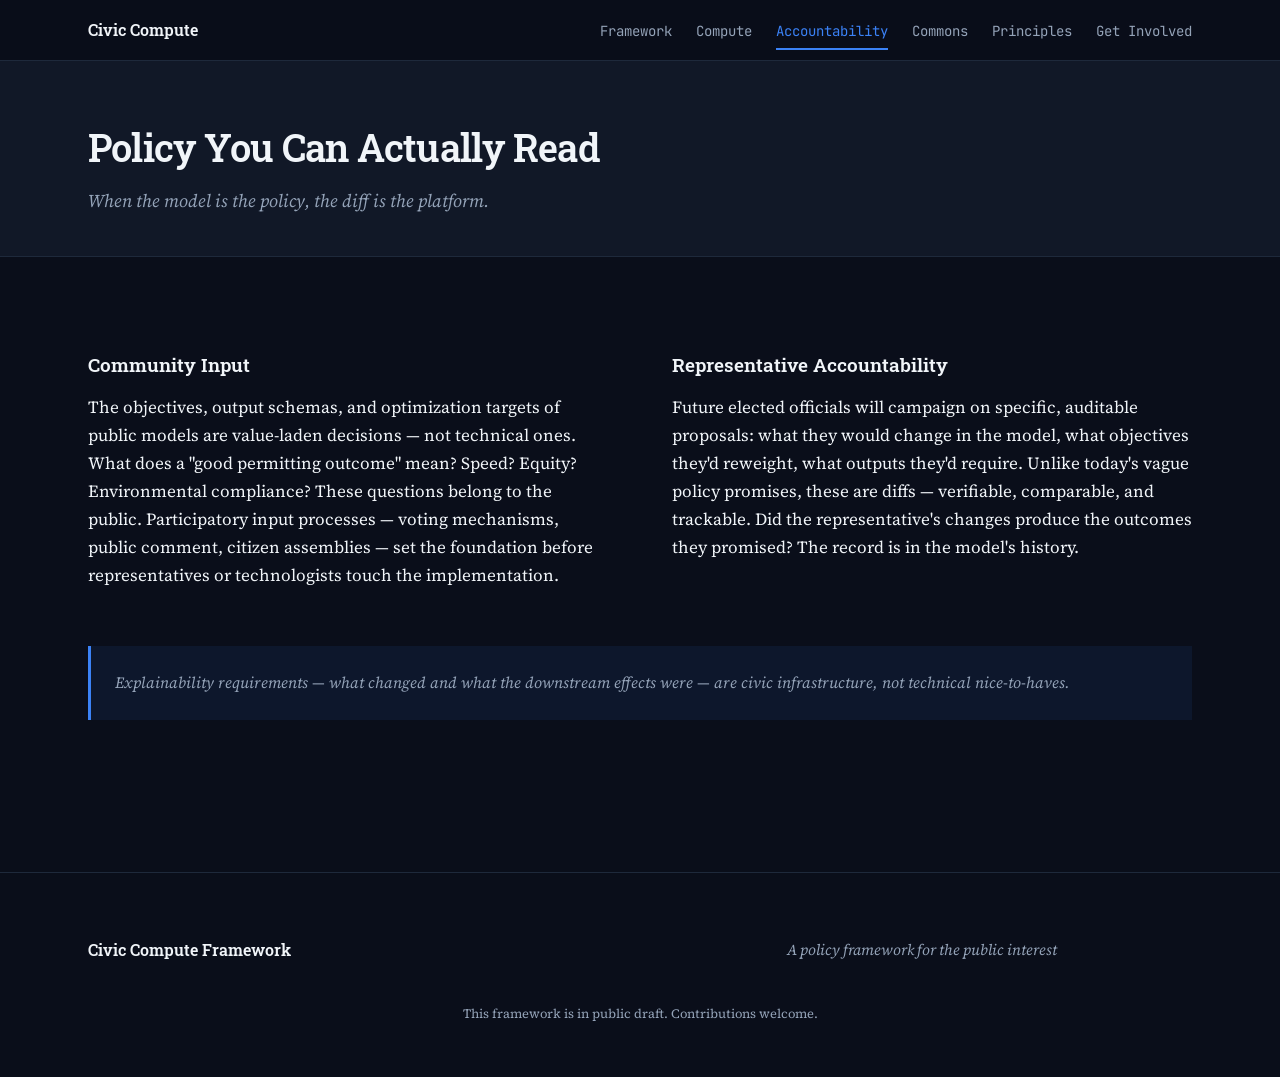
<file: accountability.html>
<!DOCTYPE html>
<html lang="en">
<head>
  <meta charset="UTF-8" />
  <meta name="viewport" content="width=device-width, initial-scale=1.0" />
  <title>Accountability — Civic Compute Framework</title>
  <meta name="description" content="Policy legibility, model diffs, and community input for public-sector AI." />
  <link rel="preconnect" href="https://fonts.googleapis.com" />
  <link rel="preconnect" href="https://fonts.gstatic.com" crossorigin />
  <link href="https://fonts.googleapis.com/css2?family=JetBrains+Mono:wght@400;500&family=Roboto+Slab:wght@500;600;700&family=Source+Serif+4:ital,opsz,wght@0,8..60,400;0,8..60,600;1,8..60,400&display=swap" rel="stylesheet" />
  <link rel="stylesheet" href="style.css" />
</head>
<body>
  <a class="skip-link" href="#main">Skip to content</a>

  <header class="site-header">
    <nav class="nav-inner" aria-label="Primary">
      <a class="nav-brand" href="index.html">Civic Compute</a>
      <ul class="nav-links">
        <li><a href="framework.html">Framework</a></li>
        <li><a href="compute.html">Compute</a></li>
        <li><a href="accountability.html" class="is-active" aria-current="page">Accountability</a></li>
        <li><a href="commons.html">Commons</a></li>
        <li><a href="principles.html">Principles</a></li>
        <li><a href="get-involved.html">Get Involved</a></li>
      </ul>
    </nav>
  </header>

  <main id="main">
    <header class="page-hero">
      <div class="container">
        <h1 id="accountability-heading" class="reveal">Policy You Can Actually Read</h1>
        <p class="page-lead reveal">When the model is the policy, the diff is the platform.</p>
      </div>
    </header>

    <section aria-labelledby="accountability-heading">
      <div class="container">
        <div class="two-col">
          <article class="reveal">
            <h2>Community Input</h2>
            <p>The objectives, output schemas, and optimization targets of public models are value-laden decisions — not technical ones. What does a "good permitting outcome" mean? Speed? Equity? Environmental compliance? These questions belong to the public. Participatory input processes — voting mechanisms, public comment, citizen assemblies — set the foundation before representatives or technologists touch the implementation.</p>
          </article>
          <article class="reveal">
            <h2>Representative Accountability</h2>
            <p>Future elected officials will campaign on specific, auditable proposals: what they would change in the model, what objectives they'd reweight, what outputs they'd require. Unlike today's vague policy promises, these are diffs — verifiable, comparable, and trackable. Did the representative's changes produce the outcomes they promised? The record is in the model's history.</p>
          </article>
        </div>
        <p class="inline-callout reveal"><em>Explainability requirements — what changed and what the downstream effects were — are civic infrastructure, not technical nice-to-haves.</em></p>
      </div>
    </section>
  </main>

  <footer class="site-footer">
    <div class="footer-grid">
      <p class="footer-title">Civic Compute Framework</p>
      <p class="footer-tagline">A policy framework for the public interest</p>
    </div>
    <p class="footer-print">This framework is in public draft. Contributions welcome.</p>
  </footer>

  <script src="main.js"></script>
</body>
</html>
</file>
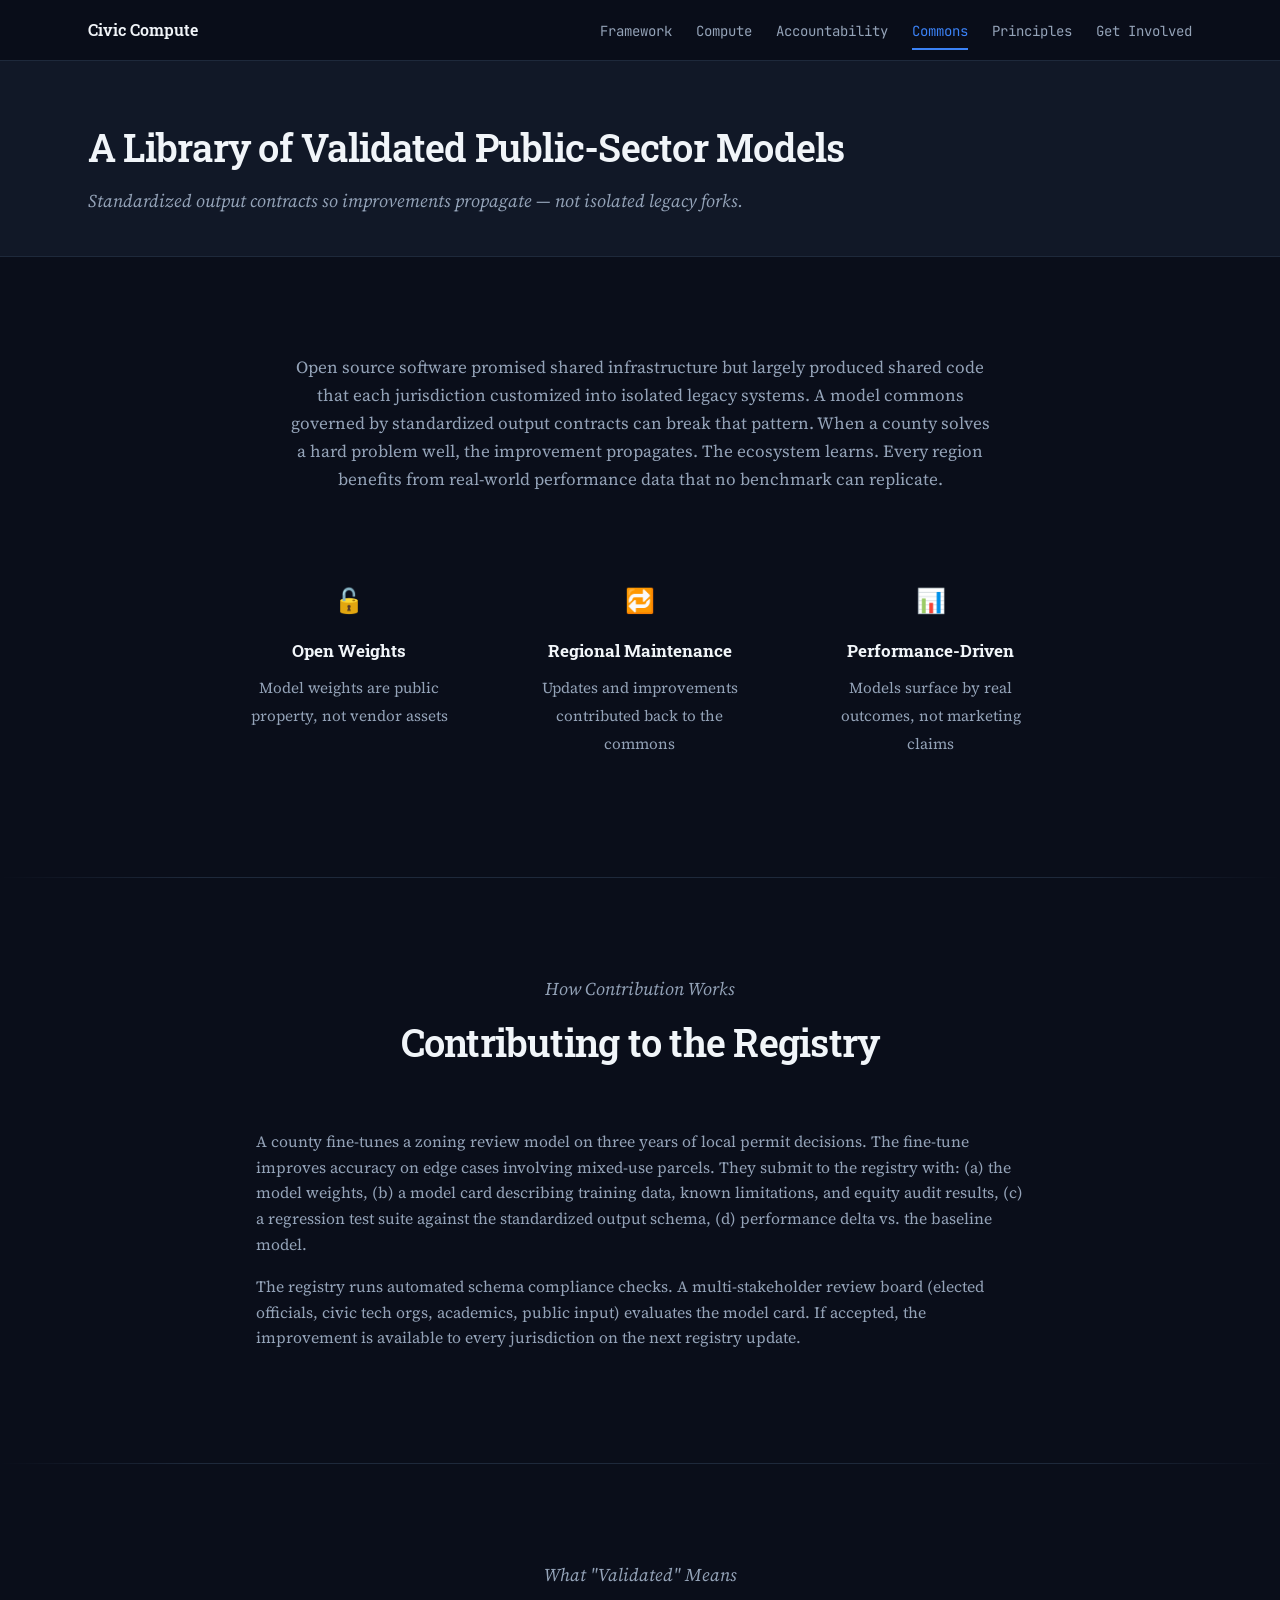
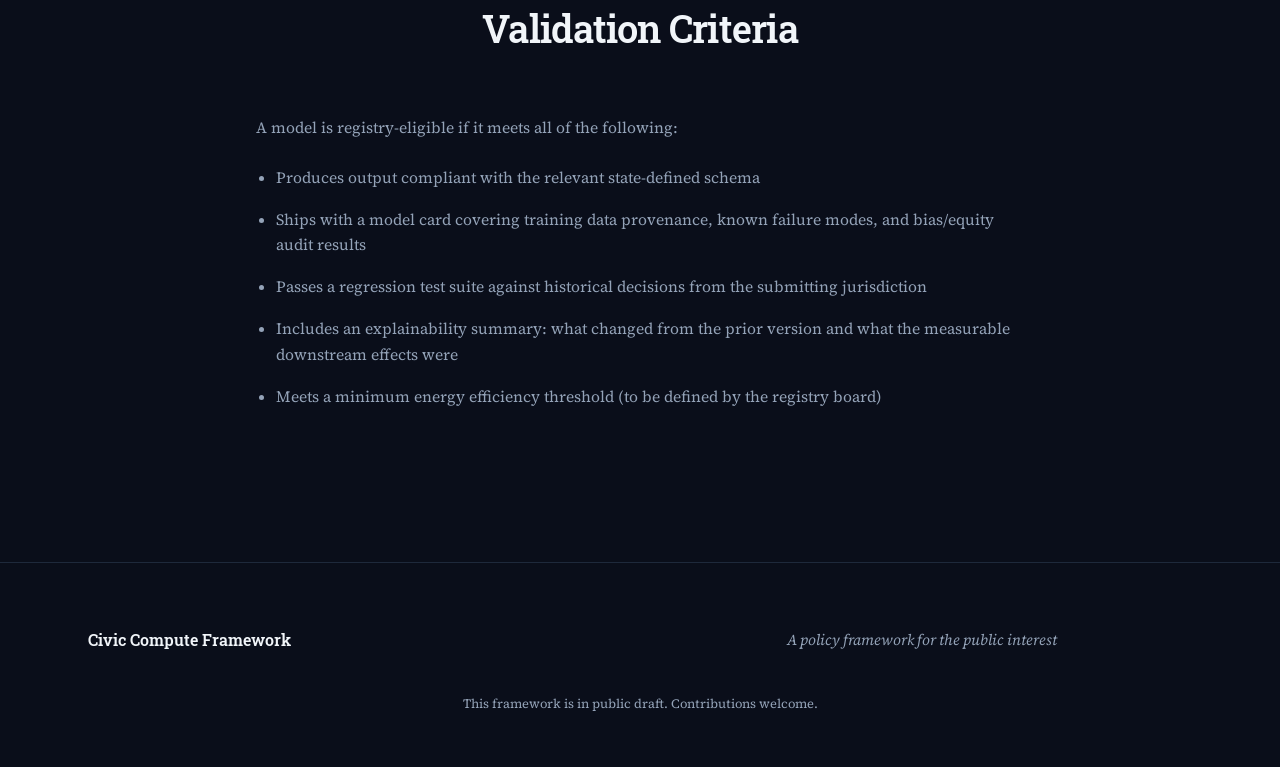
<file: commons.html>
<!DOCTYPE html>
<html lang="en">
<head>
  <meta charset="UTF-8" />
  <meta name="viewport" content="width=device-width, initial-scale=1.0" />
  <title>Commons — Civic Compute Framework</title>
  <meta name="description" content="A model commons with standardized outputs, open weights, and registry contribution mechanics." />
  <link rel="preconnect" href="https://fonts.googleapis.com" />
  <link rel="preconnect" href="https://fonts.gstatic.com" crossorigin />
  <link href="https://fonts.googleapis.com/css2?family=JetBrains+Mono:wght@400;500&family=Roboto+Slab:wght@500;600;700&family=Source+Serif+4:ital,opsz,wght@0,8..60,400;0,8..60,600;1,8..60,400&display=swap" rel="stylesheet" />
  <link rel="stylesheet" href="style.css" />
</head>
<body>
  <a class="skip-link" href="#main">Skip to content</a>

  <header class="site-header">
    <nav class="nav-inner" aria-label="Primary">
      <a class="nav-brand" href="index.html">Civic Compute</a>
      <ul class="nav-links">
        <li><a href="framework.html">Framework</a></li>
        <li><a href="compute.html">Compute</a></li>
        <li><a href="accountability.html">Accountability</a></li>
        <li><a href="commons.html" class="is-active" aria-current="page">Commons</a></li>
        <li><a href="principles.html">Principles</a></li>
        <li><a href="get-involved.html">Get Involved</a></li>
      </ul>
    </nav>
  </header>

  <main id="main">
    <header class="page-hero">
      <div class="container">
        <h1 id="commons-heading" class="reveal">A Library of Validated Public-Sector Models</h1>
        <p class="page-lead reveal">Standardized output contracts so improvements propagate — not isolated legacy forks.</p>
      </div>
    </header>

    <section aria-labelledby="commons-heading">
      <div class="container">
        <p class="commons-body reveal">Open source software promised shared infrastructure but largely produced shared code that each jurisdiction customized into isolated legacy systems. A model commons governed by standardized output contracts can break that pattern. When a county solves a hard problem well, the improvement propagates. The ecosystem learns. Every region benefits from real-world performance data that no benchmark can replicate.</p>
        <div class="feature-row">
          <div class="feature-item reveal">
            <span class="emoji" aria-hidden="true">🔓</span>
            <strong>Open Weights</strong>
            <span>Model weights are public property, not vendor assets</span>
          </div>
          <div class="feature-item reveal">
            <span class="emoji" aria-hidden="true">🔁</span>
            <strong>Regional Maintenance</strong>
            <span>Updates and improvements contributed back to the commons</span>
          </div>
          <div class="feature-item reveal">
            <span class="emoji" aria-hidden="true">📊</span>
            <strong>Performance-Driven</strong>
            <span>Models surface by real outcomes, not marketing claims</span>
          </div>
        </div>
      </div>
    </section>

    <hr class="section-rule" />

    <section aria-labelledby="contribution-heading">
      <div class="container">
        <header class="section-header reveal">
          <p class="subhead">How Contribution Works</p>
          <h2 id="contribution-heading">Contributing to the Registry</h2>
        </header>
        <div class="commons-extra reveal">
          <p>A county fine-tunes a zoning review model on three years of local permit decisions. The fine-tune improves accuracy on edge cases involving mixed-use parcels. They submit to the registry with: (a) the model weights, (b) a model card describing training data, known limitations, and equity audit results, (c) a regression test suite against the standardized output schema, (d) performance delta vs. the baseline model.</p>
          <p>The registry runs automated schema compliance checks. A multi-stakeholder review board (elected officials, civic tech orgs, academics, public input) evaluates the model card. If accepted, the improvement is available to every jurisdiction on the next registry update.</p>
        </div>
      </div>
    </section>

    <hr class="section-rule" />

    <section aria-labelledby="validation-heading">
      <div class="container">
        <header class="section-header reveal">
          <p class="subhead">What "Validated" Means</p>
          <h2 id="validation-heading">Validation Criteria</h2>
        </header>
        <div class="commons-extra reveal">
          <p>A model is registry-eligible if it meets all of the following:</p>
          <ul class="validation-list">
            <li>Produces output compliant with the relevant state-defined schema</li>
            <li>Ships with a model card covering training data provenance, known failure modes, and bias/equity audit results</li>
            <li>Passes a regression test suite against historical decisions from the submitting jurisdiction</li>
            <li>Includes an explainability summary: what changed from the prior version and what the measurable downstream effects were</li>
            <li>Meets a minimum energy efficiency threshold (to be defined by the registry board)</li>
          </ul>
        </div>
      </div>
    </section>
  </main>

  <footer class="site-footer">
    <div class="footer-grid">
      <p class="footer-title">Civic Compute Framework</p>
      <p class="footer-tagline">A policy framework for the public interest</p>
    </div>
    <p class="footer-print">This framework is in public draft. Contributions welcome.</p>
  </footer>

  <script src="main.js"></script>
</body>
</html>
</file>
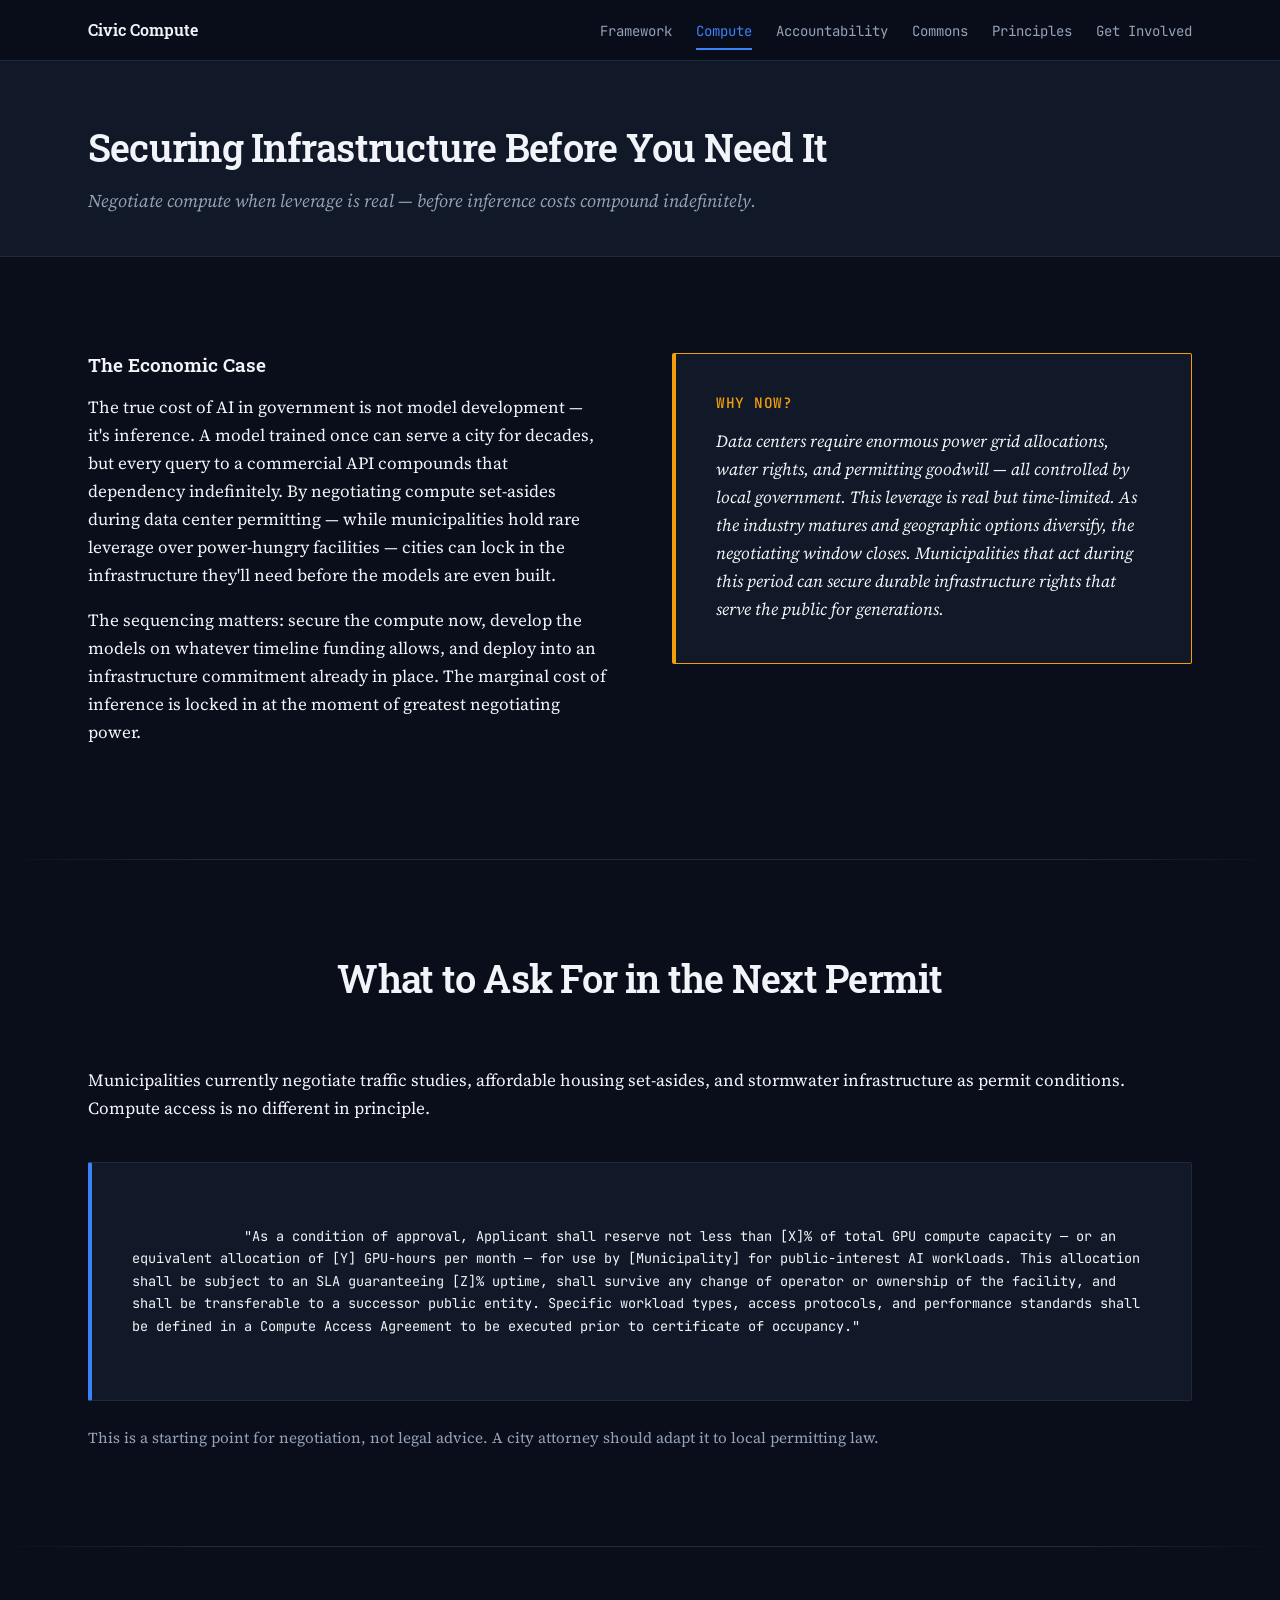
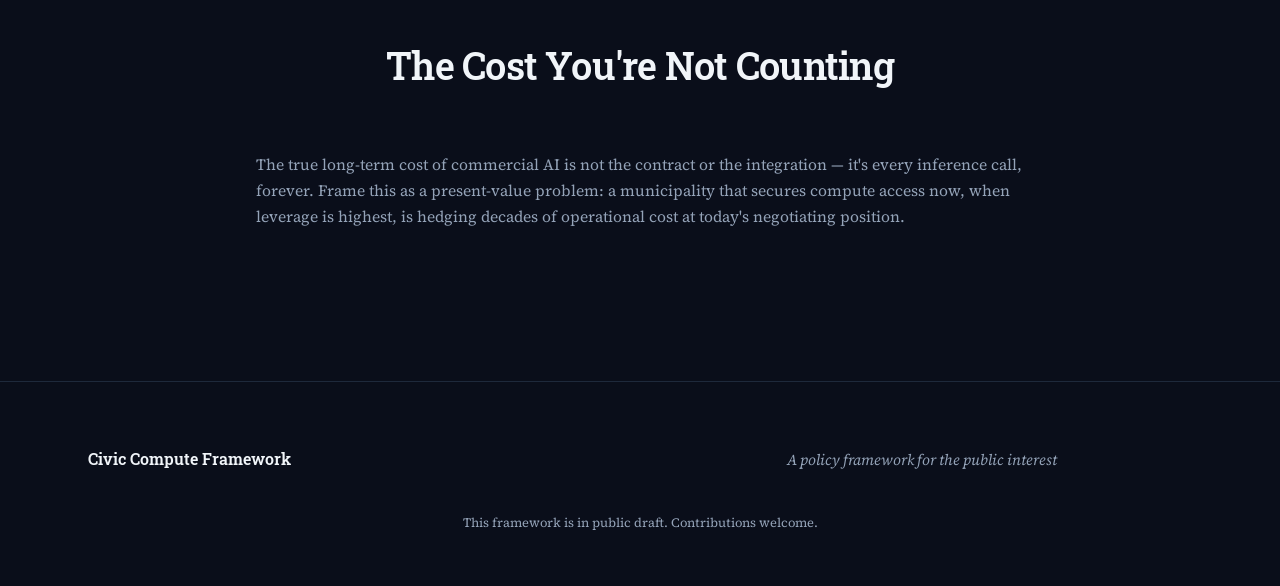
<file: compute.html>
<!DOCTYPE html>
<html lang="en">
<head>
  <meta charset="UTF-8" />
  <meta name="viewport" content="width=device-width, initial-scale=1.0" />
  <title>Compute — Civic Compute Framework</title>
  <meta name="description" content="Securing municipal compute through data center permitting, inference economics, and durable public infrastructure." />
  <link rel="preconnect" href="https://fonts.googleapis.com" />
  <link rel="preconnect" href="https://fonts.gstatic.com" crossorigin />
  <link href="https://fonts.googleapis.com/css2?family=JetBrains+Mono:wght@400;500&family=Roboto+Slab:wght@500;600;700&family=Source+Serif+4:ital,opsz,wght@0,8..60,400;0,8..60,600;1,8..60,400&display=swap" rel="stylesheet" />
  <link rel="stylesheet" href="style.css" />
</head>
<body>
  <a class="skip-link" href="#main">Skip to content</a>

  <header class="site-header">
    <nav class="nav-inner" aria-label="Primary">
      <a class="nav-brand" href="index.html">Civic Compute</a>
      <ul class="nav-links">
        <li><a href="framework.html">Framework</a></li>
        <li><a href="compute.html" class="is-active" aria-current="page">Compute</a></li>
        <li><a href="accountability.html">Accountability</a></li>
        <li><a href="commons.html">Commons</a></li>
        <li><a href="principles.html">Principles</a></li>
        <li><a href="get-involved.html">Get Involved</a></li>
      </ul>
    </nav>
  </header>

  <main id="main">
    <header class="page-hero">
      <div class="container">
        <h1 id="compute-heading" class="reveal">Securing Infrastructure Before You Need It</h1>
        <p class="page-lead reveal">Negotiate compute when leverage is real — before inference costs compound indefinitely.</p>
      </div>
    </header>

    <section aria-labelledby="compute-heading">
      <div class="container">
        <div class="two-col">
          <div class="reveal">
            <h2>The Economic Case</h2>
            <p>The true cost of AI in government is not model development — it's inference. A model trained once can serve a city for decades, but every query to a commercial API compounds that dependency indefinitely. By negotiating compute set-asides during data center permitting — while municipalities hold rare leverage over power-hungry facilities — cities can lock in the infrastructure they'll need before the models are even built.</p>
            <p>The sequencing matters: secure the compute now, develop the models on whatever timeline funding allows, and deploy into an infrastructure commitment already in place. The marginal cost of inference is locked in at the moment of greatest negotiating power.</p>
          </div>
          <aside class="callout-box reveal" aria-labelledby="why-now-title">
            <h4 id="why-now-title">Why Now?</h4>
            <blockquote>Data centers require enormous power grid allocations, water rights, and permitting goodwill — all controlled by local government. This leverage is real but time-limited. As the industry matures and geographic options diversify, the negotiating window closes. Municipalities that act during this period can secure durable infrastructure rights that serve the public for generations.</blockquote>
          </aside>
        </div>
      </div>
    </section>

    <hr class="section-rule" />

    <section aria-labelledby="sample-clause-heading">
      <div class="container">
        <header class="section-header reveal">
          <h2 id="sample-clause-heading">What to Ask For in the Next Permit</h2>
        </header>
        <div class="reveal">
          <p>Municipalities currently negotiate traffic studies, affordable housing set-asides, and stormwater infrastructure as permit conditions. Compute access is no different in principle.</p>
          <div class="permit-clause-wrap">
            <blockquote class="permit-clause">
              "As a condition of approval, Applicant shall reserve not less than [X]% of total GPU compute capacity — or an equivalent allocation of [Y] GPU-hours per month — for use by [Municipality] for public-interest AI workloads. This allocation shall be subject to an SLA guaranteeing [Z]% uptime, shall survive any change of operator or ownership of the facility, and shall be transferable to a successor public entity. Specific workload types, access protocols, and performance standards shall be defined in a Compute Access Agreement to be executed prior to certificate of occupancy."
            </blockquote>
            <p class="clause-note">This is a starting point for negotiation, not legal advice. A city attorney should adapt it to local permitting law.</p>
          </div>
        </div>
      </div>
    </section>

    <hr class="section-rule" />

    <section aria-labelledby="inference-cost-heading">
      <div class="container">
        <header class="section-header reveal">
          <h2 id="inference-cost-heading">The Cost You're Not Counting</h2>
        </header>
        <div class="commons-extra reveal">
          <p>The true long-term cost of commercial AI is not the contract or the integration — it's every inference call, forever. Frame this as a present-value problem: a municipality that secures compute access now, when leverage is highest, is hedging decades of operational cost at today's negotiating position.</p>
        </div>
      </div>
    </section>
  </main>

  <footer class="site-footer">
    <div class="footer-grid">
      <p class="footer-title">Civic Compute Framework</p>
      <p class="footer-tagline">A policy framework for the public interest</p>
    </div>
    <p class="footer-print">This framework is in public draft. Contributions welcome.</p>
  </footer>

  <script src="main.js"></script>
</body>
</html>
</file>
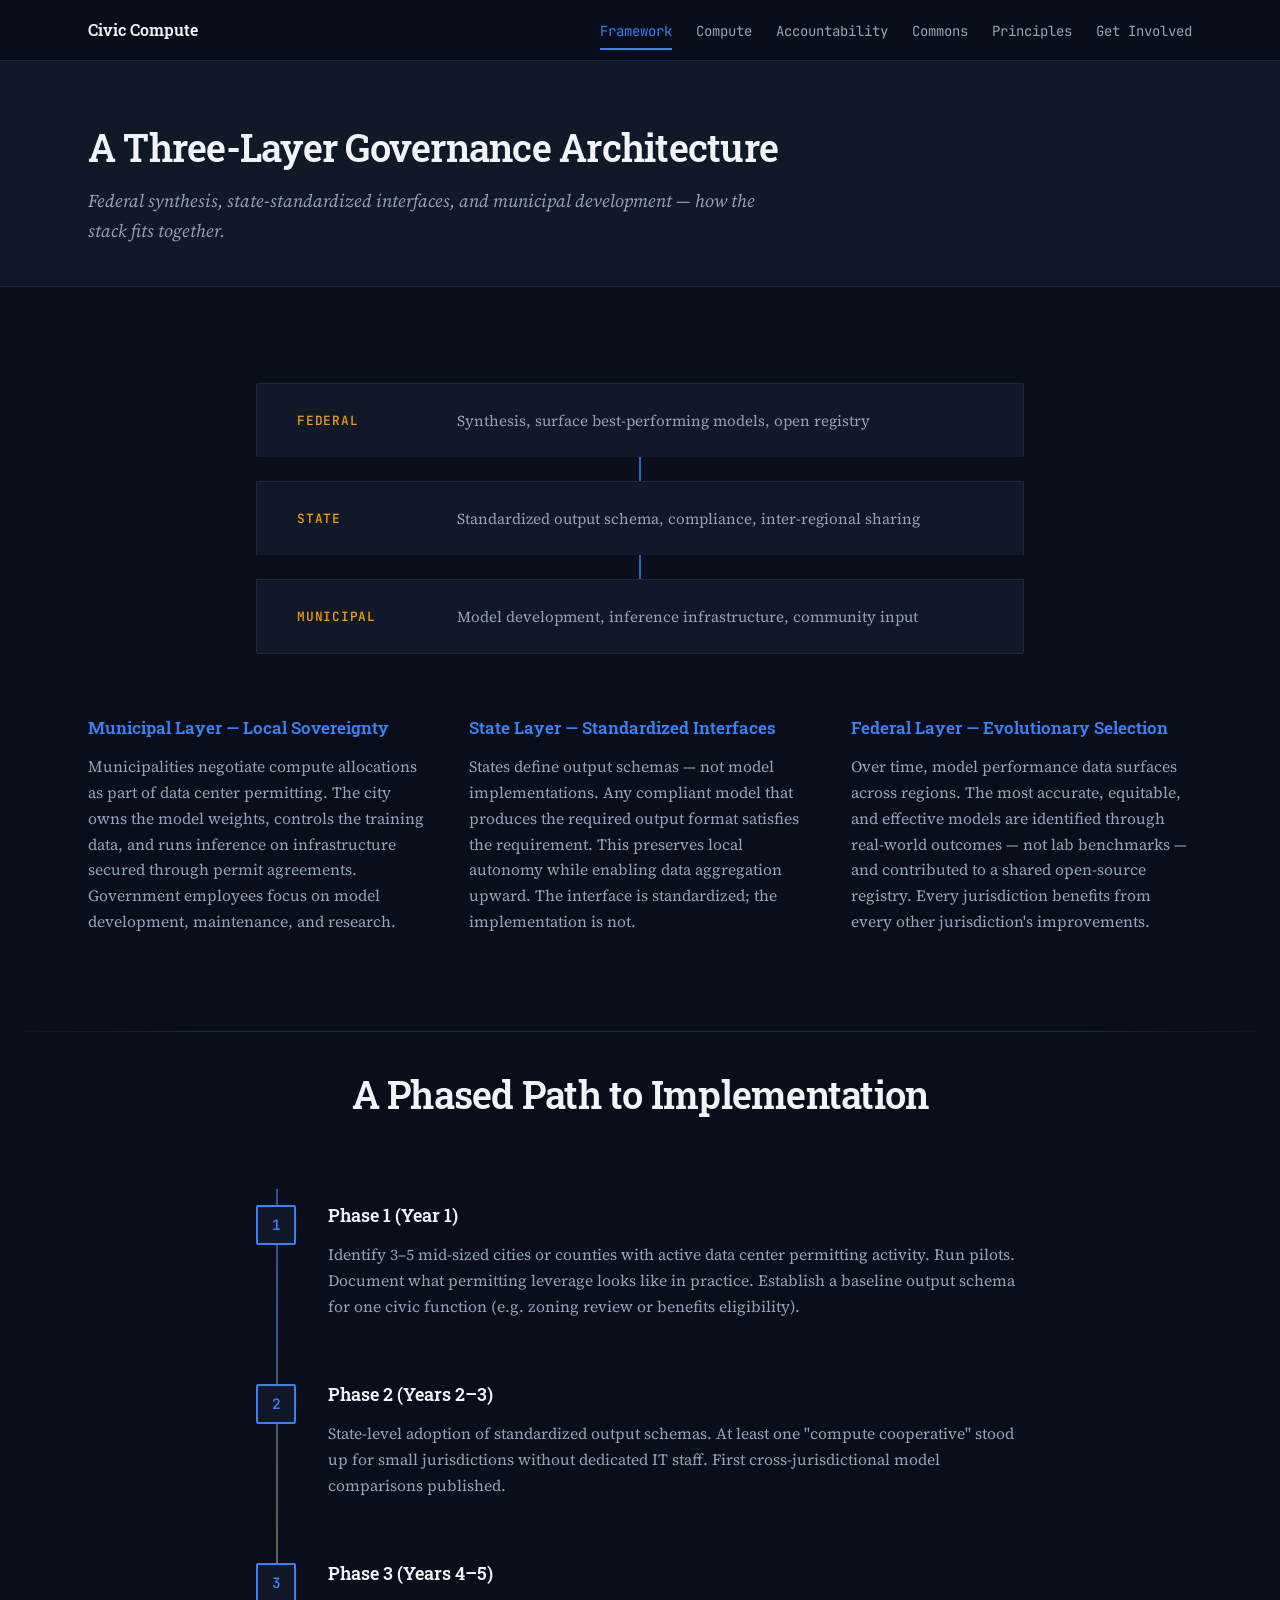
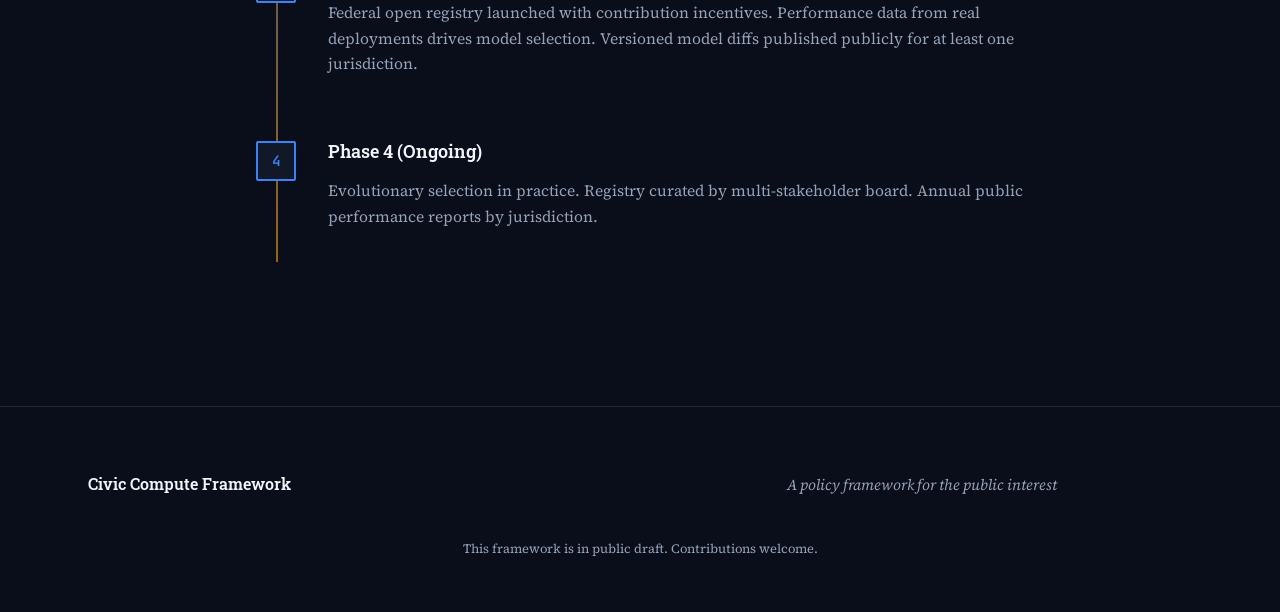
<file: framework.html>
<!DOCTYPE html>
<html lang="en">
<head>
  <meta charset="UTF-8" />
  <meta name="viewport" content="width=device-width, initial-scale=1.0" />
  <title>Framework — Civic Compute Framework</title>
  <meta name="description" content="A three-layer governance architecture for municipal AI: federal registry, state schemas, and local sovereignty." />
  <link rel="preconnect" href="https://fonts.googleapis.com" />
  <link rel="preconnect" href="https://fonts.gstatic.com" crossorigin />
  <link href="https://fonts.googleapis.com/css2?family=JetBrains+Mono:wght@400;500&family=Roboto+Slab:wght@500;600;700&family=Source+Serif+4:ital,opsz,wght@0,8..60,400;0,8..60,600;1,8..60,400&display=swap" rel="stylesheet" />
  <link rel="stylesheet" href="style.css" />
</head>
<body>
  <a class="skip-link" href="#main">Skip to content</a>

  <header class="site-header">
    <nav class="nav-inner" aria-label="Primary">
      <a class="nav-brand" href="index.html">Civic Compute</a>
      <ul class="nav-links">
        <li><a href="framework.html" class="is-active" aria-current="page">Framework</a></li>
        <li><a href="compute.html">Compute</a></li>
        <li><a href="accountability.html">Accountability</a></li>
        <li><a href="commons.html">Commons</a></li>
        <li><a href="principles.html">Principles</a></li>
        <li><a href="get-involved.html">Get Involved</a></li>
      </ul>
    </nav>
  </header>

  <main id="main">
    <header class="page-hero">
      <div class="container">
        <h1 id="framework-heading" class="reveal">A Three-Layer Governance Architecture</h1>
        <p class="page-lead reveal">Federal synthesis, state-standardized interfaces, and municipal development — how the stack fits together.</p>
      </div>
    </header>

    <section aria-labelledby="framework-heading">
      <div class="container">
        <div class="layer-stack reveal" role="img" aria-label="Three layers: Federal on top, State in the middle, Municipal at the bottom">
          <div class="layer">
            <span class="layer-label">Federal</span>
            <p class="layer-desc">Synthesis, surface best-performing models, open registry</p>
          </div>
          <div class="layer-connector" aria-hidden="true"></div>
          <div class="layer">
            <span class="layer-label">State</span>
            <p class="layer-desc">Standardized output schema, compliance, inter-regional sharing</p>
          </div>
          <div class="layer-connector" aria-hidden="true"></div>
          <div class="layer">
            <span class="layer-label">Municipal</span>
            <p class="layer-desc">Model development, inference infrastructure, community input</p>
          </div>
        </div>

        <div class="framework-prose">
          <article class="reveal">
            <h3>Municipal Layer — Local Sovereignty</h3>
            <p>Municipalities negotiate compute allocations as part of data center permitting. The city owns the model weights, controls the training data, and runs inference on infrastructure secured through permit agreements. Government employees focus on model development, maintenance, and research.</p>
          </article>
          <article class="reveal">
            <h3>State Layer — Standardized Interfaces</h3>
            <p>States define output schemas — not model implementations. Any compliant model that produces the required output format satisfies the requirement. This preserves local autonomy while enabling data aggregation upward. The interface is standardized; the implementation is not.</p>
          </article>
          <article class="reveal">
            <h3>Federal Layer — Evolutionary Selection</h3>
            <p>Over time, model performance data surfaces across regions. The most accurate, equitable, and effective models are identified through real-world outcomes — not lab benchmarks — and contributed to a shared open-source registry. Every jurisdiction benefits from every other jurisdiction's improvements.</p>
          </article>
        </div>
      </div>
    </section>

    <hr class="section-rule" />

    <section class="roadmap-section" aria-labelledby="roadmap-heading">
      <div class="container">
        <header class="section-header reveal">
          <h2 id="roadmap-heading">A Phased Path to Implementation</h2>
        </header>

        <ol class="roadmap-timeline">
          <li class="roadmap-phase reveal">
            <span class="roadmap-marker" aria-hidden="true">1</span>
            <div>
              <h3>Phase 1 (Year 1)</h3>
              <p>Identify 3–5 mid-sized cities or counties with active data center permitting activity. Run pilots. Document what permitting leverage looks like in practice. Establish a baseline output schema for one civic function (e.g. zoning review or benefits eligibility).</p>
            </div>
          </li>
          <li class="roadmap-phase reveal">
            <span class="roadmap-marker" aria-hidden="true">2</span>
            <div>
              <h3>Phase 2 (Years 2–3)</h3>
              <p>State-level adoption of standardized output schemas. At least one "compute cooperative" stood up for small jurisdictions without dedicated IT staff. First cross-jurisdictional model comparisons published.</p>
            </div>
          </li>
          <li class="roadmap-phase reveal">
            <span class="roadmap-marker" aria-hidden="true">3</span>
            <div>
              <h3>Phase 3 (Years 4–5)</h3>
              <p>Federal open registry launched with contribution incentives. Performance data from real deployments drives model selection. Versioned model diffs published publicly for at least one jurisdiction.</p>
            </div>
          </li>
          <li class="roadmap-phase reveal">
            <span class="roadmap-marker" aria-hidden="true">4</span>
            <div>
              <h3>Phase 4 (Ongoing)</h3>
              <p>Evolutionary selection in practice. Registry curated by multi-stakeholder board. Annual public performance reports by jurisdiction.</p>
            </div>
          </li>
        </ol>
      </div>
    </section>
  </main>

  <footer class="site-footer">
    <div class="footer-grid">
      <p class="footer-title">Civic Compute Framework</p>
      <p class="footer-tagline">A policy framework for the public interest</p>
    </div>
    <p class="footer-print">This framework is in public draft. Contributions welcome.</p>
  </footer>

  <script src="main.js"></script>
</body>
</html>
</file>
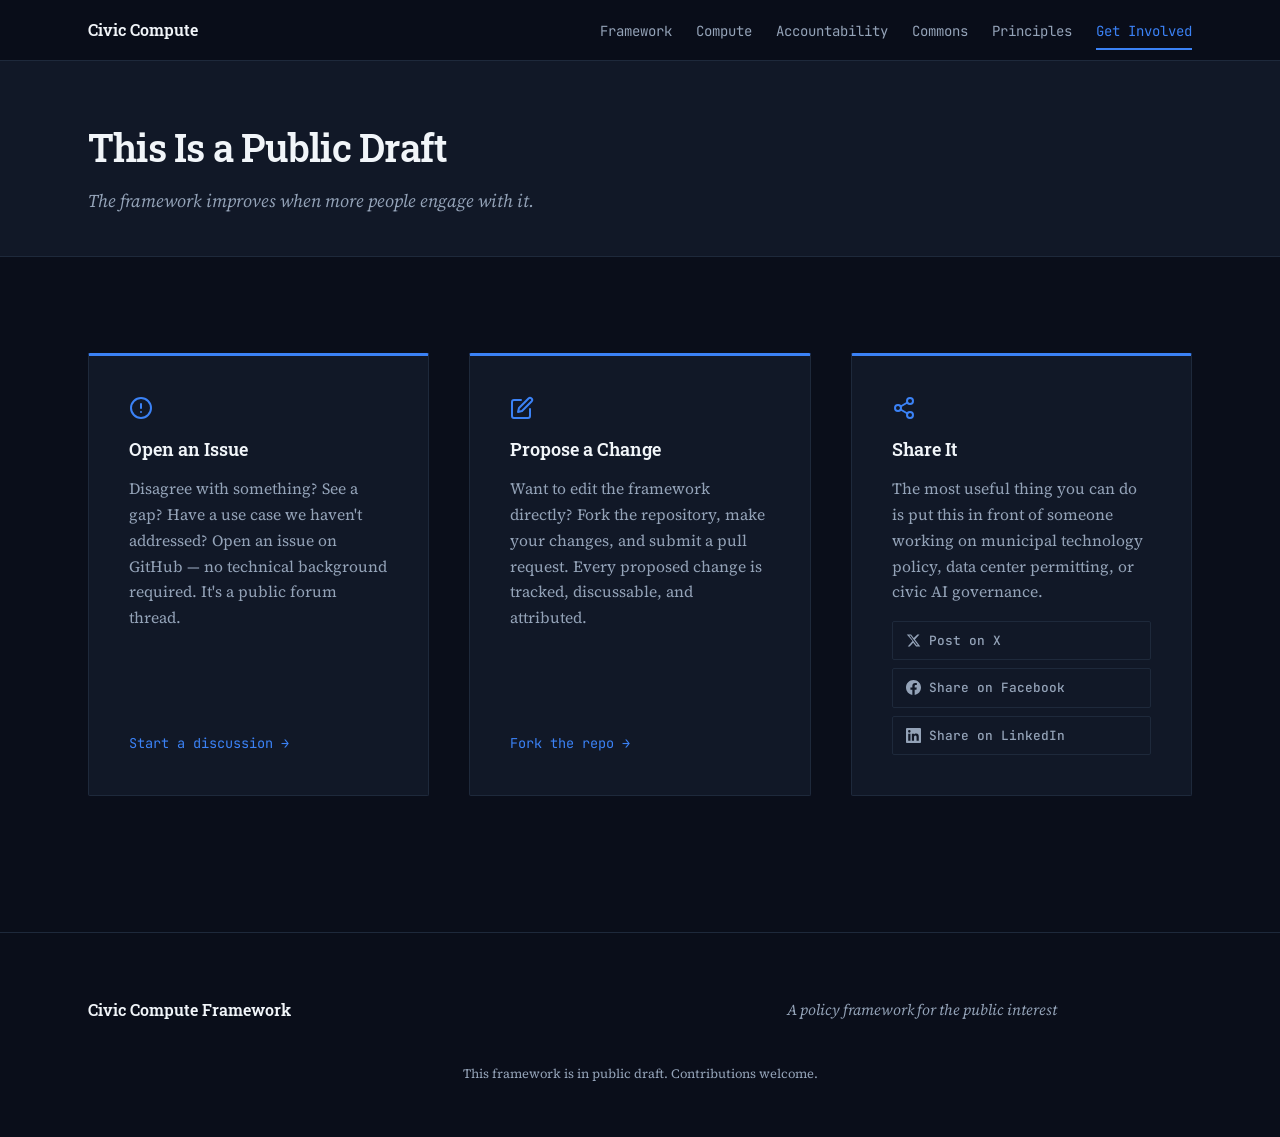
<file: get-involved.html>
<!DOCTYPE html>
<html lang="en">
<head>
  <meta charset="UTF-8" />
  <meta name="viewport" content="width=device-width, initial-scale=1.0" />
  <title>Get Involved — Civic Compute Framework</title>
  <meta name="description" content="Open an issue, propose a change, or share the Civic Compute Framework." />
  <link rel="preconnect" href="https://fonts.googleapis.com" />
  <link rel="preconnect" href="https://fonts.gstatic.com" crossorigin />
  <link href="https://fonts.googleapis.com/css2?family=JetBrains+Mono:wght@400;500&family=Roboto+Slab:wght@500;600;700&family=Source+Serif+4:ital,opsz,wght@0,8..60,400;0,8..60,600;1,8..60,400&display=swap" rel="stylesheet" />
  <link rel="stylesheet" href="style.css" />
</head>
<body>
  <a class="skip-link" href="#main">Skip to content</a>

  <header class="site-header">
    <nav class="nav-inner" aria-label="Primary">
      <a class="nav-brand" href="index.html">Civic Compute</a>
      <ul class="nav-links">
        <li><a href="framework.html">Framework</a></li>
        <li><a href="compute.html">Compute</a></li>
        <li><a href="accountability.html">Accountability</a></li>
        <li><a href="commons.html">Commons</a></li>
        <li><a href="principles.html">Principles</a></li>
        <li><a href="get-involved.html" class="is-active" aria-current="page">Get Involved</a></li>
      </ul>
    </nav>
  </header>

  <main id="main">
    <header class="page-hero">
      <div class="container">
        <h1 id="involve-heading" class="reveal">This Is a Public Draft</h1>
        <p class="page-lead reveal">The framework improves when more people engage with it.</p>
      </div>
    </header>

    <section aria-labelledby="involve-heading">
      <div class="container">
        <div class="involve-grid">
          <article class="involve-card reveal">
            <div class="involve-icon" aria-hidden="true">
              <svg width="24" height="24" viewBox="0 0 24 24" fill="none" stroke="currentColor" stroke-width="2" stroke-linecap="round" stroke-linejoin="round"><circle cx="12" cy="12" r="10"/><line x1="12" y1="8" x2="12" y2="12"/><line x1="12" y1="16" x2="12.01" y2="16"/></svg>
            </div>
            <h2>Open an Issue</h2>
            <p>Disagree with something? See a gap? Have a use case we haven't addressed? Open an issue on GitHub — no technical background required. It's a public forum thread.</p>
            <a class="involve-link" href="https://github.com/dicemanorama/Civic_Compute_Framework/issues" target="_blank" rel="noopener">Start a discussion →</a>
          </article>
          <article class="involve-card reveal">
            <div class="involve-icon" aria-hidden="true">
              <svg width="24" height="24" viewBox="0 0 24 24" fill="none" stroke="currentColor" stroke-width="2" stroke-linecap="round" stroke-linejoin="round"><path d="M11 4H4a2 2 0 0 0-2 2v14a2 2 0 0 0 2 2h14a2 2 0 0 0 2-2v-7"/><path d="M18.5 2.5a2.121 2.121 0 0 1 3 3L12 15l-4 1 1-4 9.5-9.5z"/></svg>
            </div>
            <h2>Propose a Change</h2>
            <p>Want to edit the framework directly? Fork the repository, make your changes, and submit a pull request. Every proposed change is tracked, discussable, and attributed.</p>
            <a class="involve-link" href="https://github.com/dicemanorama/Civic_Compute_Framework/fork" target="_blank" rel="noopener">Fork the repo →</a>
          </article>
          <article class="involve-card reveal">
            <div class="involve-icon" aria-hidden="true">
              <svg width="24" height="24" viewBox="0 0 24 24" fill="none" stroke="currentColor" stroke-width="2" stroke-linecap="round" stroke-linejoin="round"><circle cx="18" cy="5" r="3"/><circle cx="6" cy="12" r="3"/><circle cx="18" cy="19" r="3"/><line x1="8.59" y1="13.51" x2="15.42" y2="17.49"/><line x1="15.41" y1="6.51" x2="8.59" y2="10.49"/></svg>
            </div>
            <h2>Share It</h2>
            <p>The most useful thing you can do is put this in front of someone working on municipal technology policy, data center permitting, or civic AI governance.</p>
            <div class="share-buttons">
              <a class="share-btn share-x"
                 href="https://twitter.com/intent/tweet?text=A+policy+framework+for+municipal+compute+rights%2C+sovereign+model+governance%2C+and+accountable+AI+in+public+services.&url=https%3A%2F%2Fdicemanorama.github.io%2FCivic_Compute_Framework"
                 target="_blank" rel="noopener" aria-label="Share on X">
                <svg width="15" height="15" viewBox="0 0 24 24" fill="currentColor"><path d="M18.244 2.25h3.308l-7.227 8.26 8.502 11.24H16.17l-4.714-6.231-5.401 6.231H2.747l7.73-8.835L1.254 2.25H8.08l4.261 5.632 5.903-5.632zm-1.161 17.52h1.833L7.084 4.126H5.117z"/></svg>
                Post on X
              </a>
              <a class="share-btn share-fb"
                 href="https://www.facebook.com/sharer/sharer.php?u=https%3A%2F%2Fdicemanorama.github.io%2FCivic_Compute_Framework"
                 target="_blank" rel="noopener" aria-label="Share on Facebook">
                <svg width="15" height="15" viewBox="0 0 24 24" fill="currentColor"><path d="M24 12.073c0-6.627-5.373-12-12-12s-12 5.373-12 12c0 5.99 4.388 10.954 10.125 11.854v-8.385H7.078v-3.47h3.047V9.43c0-3.007 1.792-4.669 4.533-4.669 1.312 0 2.686.235 2.686.235v2.953H15.83c-1.491 0-1.956.925-1.956 1.874v2.25h3.328l-.532 3.47h-2.796v8.385C19.612 23.027 24 18.062 24 12.073z"/></svg>
                Share on Facebook
              </a>
              <a class="share-btn share-li"
                 href="https://www.linkedin.com/sharing/share-offsite/?url=https%3A%2F%2Fdicemanorama.github.io%2FCivic_Compute_Framework"
                 target="_blank" rel="noopener" aria-label="Share on LinkedIn">
                <svg width="15" height="15" viewBox="0 0 24 24" fill="currentColor"><path d="M20.447 20.452h-3.554v-5.569c0-1.328-.027-3.037-1.852-3.037-1.853 0-2.136 1.445-2.136 2.939v5.667H9.351V9h3.414v1.561h.046c.477-.9 1.637-1.85 3.37-1.85 3.601 0 4.267 2.37 4.267 5.455v6.286zM5.337 7.433a2.062 2.062 0 0 1-2.063-2.065 2.064 2.064 0 1 1 2.063 2.065zm1.782 13.019H3.555V9h3.564v11.452zM22.225 0H1.771C.792 0 0 .774 0 1.729v20.542C0 23.227.792 24 1.771 24h20.451C23.2 24 24 23.227 24 22.271V1.729C24 .774 23.2 0 22.222 0h.003z"/></svg>
                Share on LinkedIn
              </a>
            </div>
          </article>
        </div>
      </div>
    </section>
  </main>

  <footer class="site-footer">
    <div class="footer-grid">
      <p class="footer-title">Civic Compute Framework</p>
      <p class="footer-tagline">A policy framework for the public interest</p>
    </div>
    <p class="footer-print">This framework is in public draft. Contributions welcome.</p>
  </footer>

  <script src="main.js"></script>
</body>
</html>
</file>
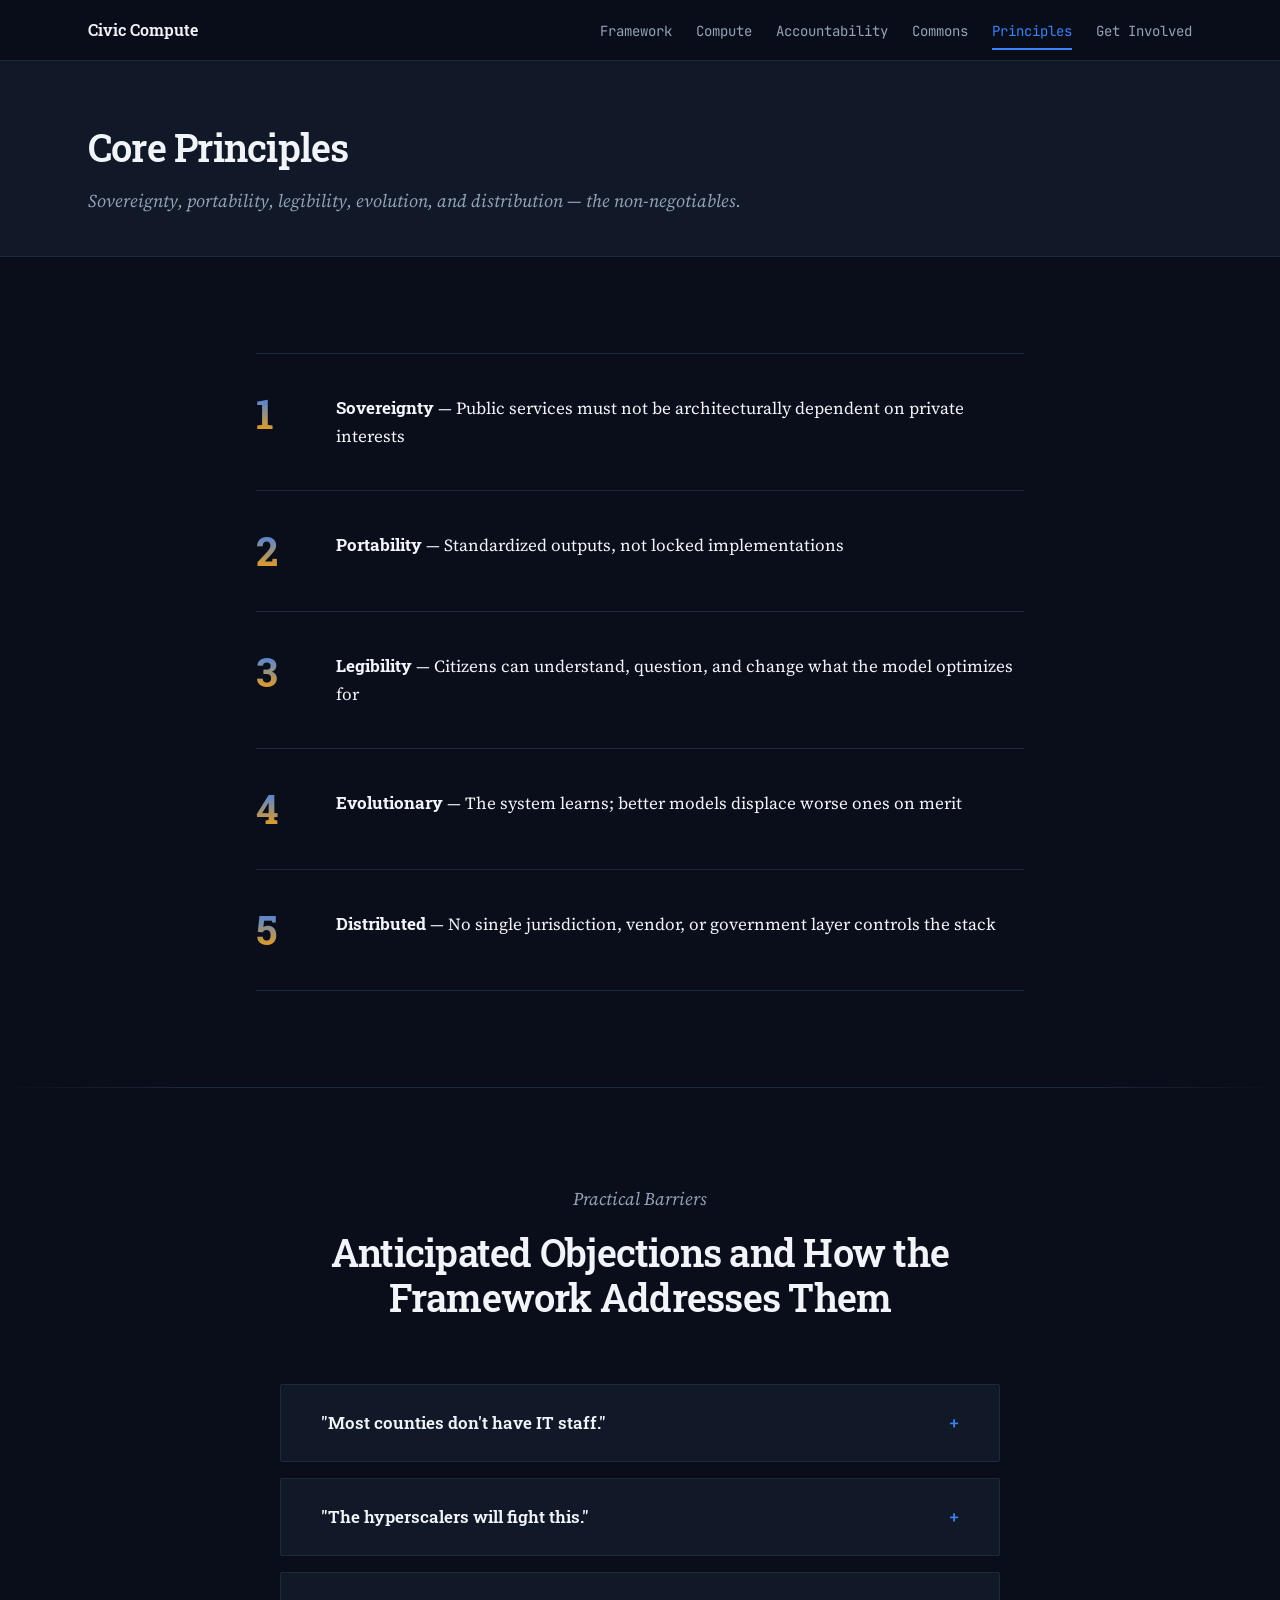
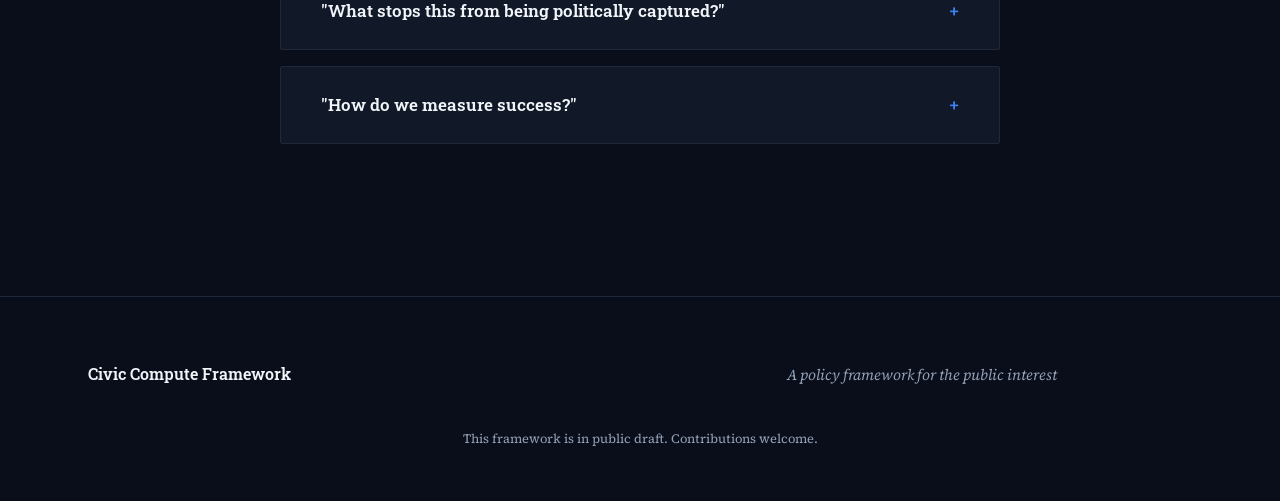
<file: principles.html>
<!DOCTYPE html>
<html lang="en">
<head>
  <meta charset="UTF-8" />
  <meta name="viewport" content="width=device-width, initial-scale=1.0" />
  <title>Principles — Civic Compute Framework</title>
  <meta name="description" content="Core principles for sovereign, portable, and legible public AI — and responses to common objections." />
  <link rel="preconnect" href="https://fonts.googleapis.com" />
  <link rel="preconnect" href="https://fonts.gstatic.com" crossorigin />
  <link href="https://fonts.googleapis.com/css2?family=JetBrains+Mono:wght@400;500&family=Roboto+Slab:wght@500;600;700&family=Source+Serif+4:ital,opsz,wght@0,8..60,400;0,8..60,600;1,8..60,400&display=swap" rel="stylesheet" />
  <link rel="stylesheet" href="style.css" />
</head>
<body>
  <a class="skip-link" href="#main">Skip to content</a>

  <header class="site-header">
    <nav class="nav-inner" aria-label="Primary">
      <a class="nav-brand" href="index.html">Civic Compute</a>
      <ul class="nav-links">
        <li><a href="framework.html">Framework</a></li>
        <li><a href="compute.html">Compute</a></li>
        <li><a href="accountability.html">Accountability</a></li>
        <li><a href="commons.html">Commons</a></li>
        <li><a href="principles.html" class="is-active" aria-current="page">Principles</a></li>
        <li><a href="get-involved.html">Get Involved</a></li>
      </ul>
    </nav>
  </header>

  <main id="main">
    <header class="page-hero">
      <div class="container">
        <h1 id="principles-heading" class="reveal">Core Principles</h1>
        <p class="page-lead reveal">Sovereignty, portability, legibility, evolution, and distribution — the non-negotiables.</p>
      </div>
    </header>

    <section aria-labelledby="principles-heading">
      <div class="container">
        <ol class="principles-list">
          <li class="reveal"><span class="principle-num" aria-hidden="true">1</span><div><strong>Sovereignty</strong> — Public services must not be architecturally dependent on private interests</div></li>
          <li class="reveal"><span class="principle-num" aria-hidden="true">2</span><div><strong>Portability</strong> — Standardized outputs, not locked implementations</div></li>
          <li class="reveal"><span class="principle-num" aria-hidden="true">3</span><div><strong>Legibility</strong> — Citizens can understand, question, and change what the model optimizes for</div></li>
          <li class="reveal"><span class="principle-num" aria-hidden="true">4</span><div><strong>Evolutionary</strong> — The system learns; better models displace worse ones on merit</div></li>
          <li class="reveal"><span class="principle-num" aria-hidden="true">5</span><div><strong>Distributed</strong> — No single jurisdiction, vendor, or government layer controls the stack</div></li>
        </ol>
      </div>
    </section>

    <hr class="section-rule" />

    <section class="objections-section" aria-labelledby="objections-heading">
      <div class="container">
        <header class="section-header reveal">
          <p class="subhead">Practical Barriers</p>
          <h2 id="objections-heading">Anticipated Objections and How the Framework Addresses Them</h2>
        </header>

        <details class="objection-accordion reveal">
          <summary>"Most counties don't have IT staff."</summary>
          <p class="objection-body">The framework anticipates this. Compute cooperatives — state-hosted shared inference layers — allow small jurisdictions to access registry models via standardized schemas without running their own infrastructure. The interface requirement is an API call, not a data center.</p>
        </details>
        <details class="objection-accordion reveal">
          <summary>"The hyperscalers will fight this."</summary>
          <p class="objection-body">They may. The permitting leverage argument is real but time-limited — which is precisely why the sequencing matters. The framework doesn't require federal legislation to begin; a single city negotiating a single data center permit is enough to start.</p>
        </details>
        <details class="objection-accordion reveal">
          <summary>"What stops this from being politically captured?"</summary>
          <p class="objection-body">The distributed architecture is the answer. No single layer controls the stack. The federal registry is governed by a multi-stakeholder board, not a single agency. State schemas define outputs, not implementations. Municipal autonomy over model development is protected by design.</p>
        </details>
        <details class="objection-accordion reveal">
          <summary>"How do we measure success?"</summary>
          <p class="objection-body">Real-world outcomes, not benchmarks. Accuracy on historical decisions, processing time reduction, citizen satisfaction on service interactions, and equity metrics across demographic groups — tracked per jurisdiction, published annually, and used as the basis for model selection in the registry.</p>
        </details>
      </div>
    </section>
  </main>

  <footer class="site-footer">
    <div class="footer-grid">
      <p class="footer-title">Civic Compute Framework</p>
      <p class="footer-tagline">A policy framework for the public interest</p>
    </div>
    <p class="footer-print">This framework is in public draft. Contributions welcome.</p>
  </footer>

  <script src="main.js"></script>
</body>
</html>
</file>
<file: style.css>
:root {
  --color-bg: #0a0e1a;
  --color-surface: #111827;
  --color-accent-primary: #3b82f6;
  --color-accent-secondary: #f59e0b;
  --color-text: #f1f5f9;
  --color-text-muted: #94a3b8;
  --color-border: #1e293b;
  --space-xs: 0.5rem;
  --space-sm: 1rem;
  --space-md: 1.5rem;
  --space-lg: 2.5rem;
  --space-xl: 4rem;
  --space-2xl: 6rem;
  --font-display: "Roboto Slab", "Georgia", serif;
  --font-body: "Source Serif 4", "Georgia", serif;
  --font-mono: "JetBrains Mono", ui-monospace, monospace;
  --max-content: 72rem;
  --nav-height: 3.5rem;
}

*,
*::before,
*::after {
  box-sizing: border-box;
}

html {
  scroll-behavior: smooth;
}

body {
  margin: 0;
  background: var(--color-bg);
  color: var(--color-text);
  font-family: var(--font-body);
  font-size: 1.0625rem;
  line-height: 1.65;
}

h1, h2, h3, h4 {
  font-family: var(--font-display);
  font-weight: 600;
  line-height: 1.2;
}

a {
  color: var(--color-accent-primary);
  text-decoration: none;
}

a:hover {
  text-decoration: underline;
}

.visually-hidden {
  position: absolute;
  width: 1px;
  height: 1px;
  padding: 0;
  margin: -1px;
  overflow: hidden;
  clip: rect(0, 0, 0, 0);
  white-space: nowrap;
  border: 0;
}

.skip-link {
  position: absolute;
  left: -9999px;
  z-index: 200;
  padding: var(--space-sm) var(--space-md);
  background: var(--color-accent-primary);
  color: var(--color-bg);
}

.skip-link:focus {
  left: var(--space-sm);
  top: var(--space-sm);
}

/* Nav */
.site-header {
  position: sticky;
  top: 0;
  z-index: 100;
  background: rgba(10, 14, 26, 0.92);
  backdrop-filter: blur(10px);
  border-bottom: 1px solid var(--color-border);
}

.nav-inner {
  max-width: var(--max-content);
  margin: 0 auto;
  padding: var(--space-sm) var(--space-md);
  display: flex;
  align-items: center;
  justify-content: space-between;
  gap: var(--space-md);
  min-height: var(--nav-height);
}

.nav-brand {
  font-family: var(--font-display);
  font-weight: 600;
  font-size: 1rem;
  color: var(--color-text);
  white-space: nowrap;
}

.nav-brand:hover {
  color: var(--color-accent-primary);
  text-decoration: none;
}

.site-header a.nav-brand.is-active {
  color: var(--color-accent-primary);
  border-bottom: none;
}

.nav-links {
  display: flex;
  flex-wrap: wrap;
  gap: var(--space-xs) var(--space-md);
  list-style: none;
  margin: 0;
  padding: 0;
  justify-content: flex-end;
}

.nav-links a {
  font-size: 0.875rem;
  font-family: var(--font-mono);
  color: var(--color-text-muted);
  text-decoration: none;
  padding: var(--space-xs) 0;
  border-bottom: 2px solid transparent;
  transition: color 0.15s ease, border-color 0.15s ease;
}

.nav-links a:hover {
  color: var(--color-text);
  text-decoration: none;
}

.nav-links a.is-active {
  color: var(--color-accent-primary);
  border-bottom-color: var(--color-accent-primary);
}

@media (max-width: 767px) {
  .nav-inner {
    flex-direction: column;
    align-items: flex-start;
  }
  .nav-links {
    width: 100%;
    justify-content: flex-start;
  }
}

/* Layout helpers */
.container {
  max-width: var(--max-content);
  margin: 0 auto;
  padding: 0 var(--space-md);
}

.section-header {
  text-align: center;
  margin-bottom: var(--space-xl);
}

.section-header h2 {
  font-size: clamp(1.75rem, 4vw, 2.35rem);
  margin: 0 0 var(--space-sm);
  letter-spacing: -0.02em;
}

.section-header .subhead {
  font-style: italic;
  color: var(--color-text-muted);
  font-size: 1.125rem;
  max-width: 36rem;
  margin: 0 auto;
}

.section-header .subhead + h2 {
  margin-top: var(--space-sm);
}

hr.section-rule {
  border: none;
  height: 1px;
  background: linear-gradient(90deg, transparent, var(--color-border) 15%, var(--color-border) 85%, transparent);
  margin: 0;
}

section {
  padding: var(--space-2xl) 0;
}

/* Interior page hero */
.page-hero {
  background: var(--color-surface);
  border-bottom: 1px solid var(--color-border);
  padding: var(--space-xl) 0 var(--space-lg);
}

.page-hero h1 {
  font-size: clamp(1.75rem, 4vw, 2.35rem);
  margin: 0 0 var(--space-sm);
  letter-spacing: -0.02em;
}

.page-hero .page-lead {
  margin: 0;
  color: var(--color-text-muted);
  font-style: italic;
  font-size: 1.125rem;
  max-width: 42rem;
}

/* Scroll animations */
.reveal {
  opacity: 0;
  transform: translateY(1.25rem);
  transition: opacity 0.55s ease, transform 0.55s ease;
}

.reveal.is-visible {
  opacity: 1;
  transform: translateY(0);
}

/* Hero (landing) */
.hero {
  position: relative;
  overflow: hidden;
  min-height: clamp(420px, 60vw, 680px);
  display: flex;
  align-items: center;
}

.hero-bg {
  position: absolute;
  inset: 0;
  z-index: 0;
}

.hero-image {
  width: 100%;
  height: 100%;
  object-fit: cover;
  object-position: center top;
  display: block;
}

.hero-scrim {
  position: absolute;
  inset: 0;
  background: linear-gradient(
    105deg,
    rgba(10, 14, 26, 0.92) 0%,
    rgba(10, 14, 26, 0.75) 45%,
    rgba(10, 14, 26, 0.35) 100%
  );
}

.hero-content {
  position: relative;
  z-index: 1;
  padding-top: var(--space-2xl);
  padding-bottom: var(--space-2xl);
}

.hero::before {
  content: "";
  position: absolute;
  inset: 0;
  background-image:
    radial-gradient(circle at 1px 1px, rgba(148, 163, 184, 0.06) 1px, transparent 0);
  background-size: 28px 28px;
  z-index: 1;
  pointer-events: none;
}

.hero::after {
  content: "";
  position: absolute;
  top: 0;
  left: -10%;
  width: 60%;
  height: 70%;
  background: radial-gradient(ellipse at 30% 40%, rgba(59, 130, 246, 0.07) 0%, transparent 70%);
  pointer-events: none;
  z-index: 1;
}

@keyframes heroFadeUp {
  from {
    opacity: 0;
    transform: translateY(1.5rem);
  }
  to {
    opacity: 1;
    transform: translateY(0);
  }
}

.hero-highlight {
  color: var(--color-accent-primary);
}

.hero h1 {
  font-size: clamp(2.25rem, 6vw, 3.5rem);
  max-width: 20ch;
  margin: 0 0 var(--space-md);
  letter-spacing: -0.03em;
  animation: heroFadeUp 0.7s ease 0.1s both;
  text-shadow: 0 2px 12px rgba(0, 0, 0, 0.5);
}

.hero .lead {
  font-size: 1.25rem;
  color: var(--color-text-muted);
  font-style: italic;
  max-width: 42rem;
  margin: 0 0 var(--space-lg);
  animation: heroFadeUp 0.7s ease 0.2s both;
}

.hero-actions {
  display: flex;
  flex-wrap: wrap;
  gap: var(--space-sm);
  animation: heroFadeUp 0.7s ease 0.35s both;
}

.hero .container {
  animation: heroFadeUp 0.7s ease forwards;
}

.btn {
  display: inline-flex;
  align-items: center;
  justify-content: center;
  padding: 0.75rem 1.35rem;
  font-family: var(--font-mono);
  font-size: 0.875rem;
  font-weight: 500;
  border-radius: 2px;
  cursor: pointer;
  border: 1px solid transparent;
  transition: background 0.15s ease, color 0.15s ease, border-color 0.15s ease;
}

.btn-primary {
  background: var(--color-accent-primary);
  color: var(--color-bg);
}

.btn-primary:hover {
  background: #2563eb;
  text-decoration: none;
}

.btn-secondary {
  background: transparent;
  color: var(--color-accent-secondary);
  border-color: var(--color-accent-secondary);
}

.btn-secondary:hover {
  background: rgba(245, 158, 11, 0.1);
  text-decoration: none;
}

.stats-bar {
  background: var(--color-surface);
  border-top: 1px solid var(--color-border);
  border-bottom: 1px solid var(--color-border);
  padding: var(--space-lg) 0;
}

.stats-bar .container,
.stats-bar > .stats-inner {
  max-width: var(--max-content);
  margin: 0 auto;
  padding: 0 var(--space-md);
  display: grid;
  grid-template-columns: repeat(3, 1fr);
  gap: var(--space-lg);
  text-align: center;
}

.stat-item {
  display: flex;
  flex-direction: column;
  gap: var(--space-xs);
}

.stat-num {
  font-family: var(--font-display);
  font-size: clamp(1.75rem, 4vw, 2.5rem);
  font-weight: 700;
  color: var(--color-accent-primary);
  line-height: 1;
}

.stat-label {
  font-size: 0.85rem;
  color: var(--color-text-muted);
  font-family: var(--font-mono);
  line-height: 1.4;
}

@media (max-width: 767px) {
  .stats-bar > .stats-inner {
    grid-template-columns: 1fr;
    gap: var(--space-md);
  }
}

/* Problem cards */
.card-grid {
  display: grid;
  grid-template-columns: repeat(3, 1fr);
  gap: var(--space-lg);
}

@media (max-width: 767px) {
  .card-grid {
    grid-template-columns: 1fr;
  }
}

.problem-card {
  background: var(--color-surface);
  border: 1px solid var(--color-border);
  padding: var(--space-lg);
  border-radius: 2px;
}

.problem-card .icon {
  font-size: 1.75rem;
  line-height: 1;
  margin-bottom: var(--space-sm);
  color: var(--color-accent-primary);
}

.problem-card h3 {
  margin: 0 0 var(--space-sm);
  font-size: 1.15rem;
  color: var(--color-text);
}

.problem-card p {
  margin: 0;
  color: var(--color-text-muted);
  font-size: 1rem;
}

/* Framework layers */
.layer-stack {
  display: flex;
  flex-direction: column;
  gap: 0;
  margin-bottom: var(--space-xl);
  max-width: 48rem;
  margin-left: auto;
  margin-right: auto;
}

.layer {
  display: grid;
  grid-template-columns: 8.5rem 1fr;
  gap: var(--space-md);
  align-items: center;
  padding: var(--space-md) var(--space-lg);
  background: var(--color-surface);
  border: 1px solid var(--color-border);
  border-bottom: none;
  position: relative;
}

.layer:first-child {
  border-radius: 2px 2px 0 0;
}

.layer:last-child {
  border-bottom: 1px solid var(--color-border);
  border-radius: 0 0 2px 2px;
}

.layer-label {
  font-family: var(--font-mono);
  font-size: 0.8rem;
  font-weight: 500;
  color: var(--color-accent-secondary);
  text-transform: uppercase;
  letter-spacing: 0.06em;
}

.layer-desc {
  margin: 0;
  font-size: 0.95rem;
  color: var(--color-text-muted);
}

.layer-connector {
  height: 1.5rem;
  width: 2px;
  background: var(--color-accent-primary);
  margin: 0 auto;
  opacity: 0.75;
  flex-shrink: 0;
}

@media (max-width: 767px) {
  .layer {
    grid-template-columns: 1fr;
    gap: var(--space-xs);
  }
}

.framework-prose {
  display: grid;
  grid-template-columns: repeat(3, 1fr);
  gap: var(--space-lg);
}

@media (max-width: 767px) {
  .framework-prose {
    grid-template-columns: 1fr;
  }
}

.framework-prose h3 {
  font-size: 1.05rem;
  color: var(--color-accent-primary);
  margin: 0 0 var(--space-sm);
}

.framework-prose p {
  margin: 0;
  color: var(--color-text-muted);
  font-size: 0.98rem;
}

/* Phased roadmap timeline */
.roadmap-section {
  padding-top: var(--space-lg);
}

.roadmap-timeline {
  max-width: 48rem;
  margin: 0 auto;
  position: relative;
  padding-left: 0;
  list-style: none;
}

.roadmap-timeline::before {
  content: "";
  position: absolute;
  left: 1.25rem;
  top: 0.5rem;
  bottom: 0.5rem;
  width: 2px;
  background: linear-gradient(180deg, var(--color-accent-primary), var(--color-accent-secondary));
  opacity: 0.6;
}

.roadmap-phase {
  display: grid;
  grid-template-columns: 3rem 1fr;
  gap: var(--space-md);
  align-items: start;
  padding: var(--space-md) 0 var(--space-lg);
  position: relative;
}

.roadmap-marker {
  width: 2.5rem;
  height: 2.5rem;
  border-radius: 2px;
  background: var(--color-surface);
  border: 2px solid var(--color-accent-primary);
  color: var(--color-accent-primary);
  font-family: var(--font-mono);
  font-size: 0.9rem;
  font-weight: 600;
  display: flex;
  align-items: center;
  justify-content: center;
  position: relative;
  z-index: 1;
}

.roadmap-phase h3 {
  margin: 0 0 var(--space-sm);
  font-size: 1.1rem;
  color: var(--color-text);
}

.roadmap-phase p {
  margin: 0;
  color: var(--color-text-muted);
  font-size: 0.98rem;
}

@media (max-width: 767px) {
  .roadmap-timeline::before {
    left: 1rem;
  }
  .roadmap-phase {
    grid-template-columns: 2.5rem 1fr;
  }
}

/* Two column */
.two-col {
  display: grid;
  grid-template-columns: 1fr 1fr;
  gap: var(--space-xl);
  align-items: start;
}

@media (max-width: 767px) {
  .two-col {
    grid-template-columns: 1fr;
  }
}

.two-col h2,
.two-col h3 {
  margin-top: 0;
  font-size: 1.2rem;
}

.callout-box {
  background: var(--color-surface);
  border: 1px solid var(--color-accent-secondary);
  border-left-width: 4px;
  padding: var(--space-lg);
  border-radius: 2px;
}

.callout-box h4 {
  margin: 0 0 var(--space-sm);
  font-family: var(--font-mono);
  font-size: 0.9rem;
  font-weight: 500;
  color: var(--color-accent-secondary);
  text-transform: uppercase;
  letter-spacing: 0.04em;
}

.callout-box blockquote {
  margin: 0;
  font-style: italic;
  color: var(--color-text);
}

.inline-callout {
  margin-top: var(--space-lg);
  padding: var(--space-md);
  background: rgba(59, 130, 246, 0.08);
  border-left: 3px solid var(--color-accent-primary);
  font-style: italic;
  color: var(--color-text-muted);
  font-size: 0.98rem;
}

/* Sample permitting clause */
.permit-clause-wrap {
  margin-top: var(--space-lg);
}

.permit-clause {
  margin: 0;
  padding: var(--space-lg);
  background: var(--color-surface);
  border: 1px solid var(--color-border);
  border-left: 4px solid var(--color-accent-primary);
  border-radius: 2px;
  font-family: var(--font-mono);
  font-size: 0.85rem;
  line-height: 1.65;
  color: var(--color-text);
  white-space: pre-wrap;
}

.clause-note {
  margin: var(--space-md) 0 0;
  font-size: 0.95rem;
  color: var(--color-text-muted);
}

/* Commons */
.commons-body {
  text-align: center;
  max-width: 44rem;
  margin: 0 auto var(--space-xl);
  color: var(--color-text-muted);
}

.feature-row {
  display: grid;
  grid-template-columns: repeat(3, 1fr);
  gap: var(--space-lg);
  max-width: 52rem;
  margin: 0 auto;
}

@media (max-width: 767px) {
  .feature-row {
    grid-template-columns: 1fr;
  }
}

.feature-item {
  text-align: center;
  padding: var(--space-md);
}

.feature-item .emoji {
  font-size: 1.5rem;
  display: block;
  margin-bottom: var(--space-sm);
}

.feature-item strong {
  font-family: var(--font-display);
  display: block;
  margin-bottom: var(--space-xs);
  color: var(--color-text);
}

.feature-item span {
  font-size: 0.95rem;
  color: var(--color-text-muted);
}

.commons-extra {
  max-width: 48rem;
  margin-left: auto;
  margin-right: auto;
}

.commons-extra h3 {
  margin-top: 0;
  font-size: 1.2rem;
  color: var(--color-accent-primary);
}

.commons-extra p,
.commons-extra li {
  color: var(--color-text-muted);
  font-size: 0.98rem;
}

.validation-list {
  margin: var(--space-md) 0 0;
  padding-left: 1.25rem;
}

.validation-list li {
  margin-bottom: var(--space-sm);
}

/* Principles */
.principles-list {
  list-style: none;
  padding: 0;
  margin: 0;
  max-width: 48rem;
  margin-left: auto;
  margin-right: auto;
}

.principles-list li {
  display: grid;
  grid-template-columns: 3.5rem 1fr;
  gap: var(--space-md);
  align-items: start;
  padding: var(--space-lg) 0;
  border-bottom: 1px solid var(--color-border);
}

.principles-list li:first-child {
  border-top: 1px solid var(--color-border);
}

.principle-num {
  font-family: var(--font-display);
  font-size: 2.5rem;
  font-weight: 700;
  line-height: 1;
  font-variant-numeric: tabular-nums;
  background: linear-gradient(180deg, var(--color-accent-primary), var(--color-accent-secondary));
  -webkit-background-clip: text;
  background-clip: text;
  color: transparent;
}

.principles-list strong {
  font-family: var(--font-display);
  color: var(--color-text);
}

/* Objections accordion */
.objections-section {
  max-width: 48rem;
  margin-left: auto;
  margin-right: auto;
}

.objection-accordion {
  border: 1px solid var(--color-border);
  border-radius: 2px;
  margin-bottom: var(--space-sm);
  background: var(--color-surface);
}

.objection-accordion summary {
  font-family: var(--font-display);
  font-weight: 600;
  color: var(--color-text);
  padding: var(--space-md) var(--space-lg);
  cursor: pointer;
  list-style: none;
}

.objection-accordion summary:focus-visible {
  outline: 2px solid var(--color-accent-primary);
  outline-offset: 2px;
}

.objection-accordion summary::-webkit-details-marker {
  display: none;
}

.objection-accordion summary::after {
  content: "+";
  float: right;
  font-family: var(--font-mono);
  color: var(--color-accent-primary);
  font-weight: 500;
}

.objection-accordion[open] summary::after {
  content: "−";
}

.objection-accordion .objection-body {
  padding: 0 var(--space-lg) var(--space-md);
  margin: 0;
  color: var(--color-text-muted);
  font-size: 0.98rem;
}

.objection-accordion[open] summary {
  border-bottom: 1px solid var(--color-border);
  margin-bottom: var(--space-sm);
}

/* Get Involved */
.involve-grid {
  display: grid;
  grid-template-columns: repeat(3, 1fr);
  gap: var(--space-lg);
}

@media (max-width: 767px) {
  .involve-grid {
    grid-template-columns: 1fr;
  }
}

.involve-card {
  background: var(--color-surface);
  border: 1px solid var(--color-border);
  border-top: 3px solid var(--color-accent-primary);
  padding: var(--space-lg);
  border-radius: 2px;
  display: flex;
  flex-direction: column;
  gap: var(--space-sm);
}

.involve-icon {
  color: var(--color-accent-primary);
  line-height: 1;
}

.involve-card h2,
.involve-card h3 {
  margin: 0;
  font-size: 1.1rem;
  color: var(--color-text);
}

.involve-card p {
  margin: 0;
  color: var(--color-text-muted);
  font-size: 0.98rem;
  flex: 1;
}

.involve-link {
  font-family: var(--font-mono);
  font-size: 0.85rem;
  color: var(--color-accent-primary);
  text-decoration: none;
  margin-top: auto;
}

.involve-link:hover {
  text-decoration: underline;
}

.share-buttons {
  display: flex;
  flex-direction: column;
  gap: var(--space-xs);
  margin-top: auto;
}

.share-btn {
  display: inline-flex;
  align-items: center;
  gap: 0.5rem;
  padding: 0.5rem 0.85rem;
  font-family: var(--font-mono);
  font-size: 0.8rem;
  font-weight: 500;
  border-radius: 2px;
  text-decoration: none;
  border: 1px solid var(--color-border);
  color: var(--color-text-muted);
  background: transparent;
  transition: background 0.15s ease, color 0.15s ease, border-color 0.15s ease;
}

.share-btn:hover {
  text-decoration: none;
  color: var(--color-text);
  border-color: var(--color-text-muted);
}

.share-btn svg {
  flex-shrink: 0;
}

.share-x:hover     { color: #fff;     border-color: #fff; }
.share-fb:hover    { color: #1877f2;  border-color: #1877f2; }
.share-li:hover    { color: #0a66c2;  border-color: #0a66c2; }

/* Footer */
.site-footer {
  border-top: 1px solid var(--color-border);
  padding: var(--space-xl) 0 var(--space-lg);
  margin-top: var(--space-lg);
}

.footer-grid {
  display: grid;
  grid-template-columns: 1fr 1fr;
  gap: var(--space-md);
  align-items: center;
  max-width: var(--max-content);
  margin: 0 auto;
  padding: 0 var(--space-md);
}

.footer-title {
  font-family: var(--font-display);
  font-weight: 600;
  margin: 0;
  font-size: 1rem;
}

.footer-tagline {
  margin: 0;
  font-style: italic;
  color: var(--color-text-muted);
  font-size: 0.95rem;
  text-align: center;
}

@media (max-width: 767px) {
  .footer-grid {
    grid-template-columns: 1fr;
    text-align: center;
    gap: var(--space-sm);
  }
  .footer-title {
    text-align: center;
  }
  .footer-tagline {
    order: -1;
  }
}

.footer-print {
  text-align: center;
  margin-top: var(--space-lg);
  font-size: 0.8rem;
  color: var(--color-text-muted);
}
</file>
